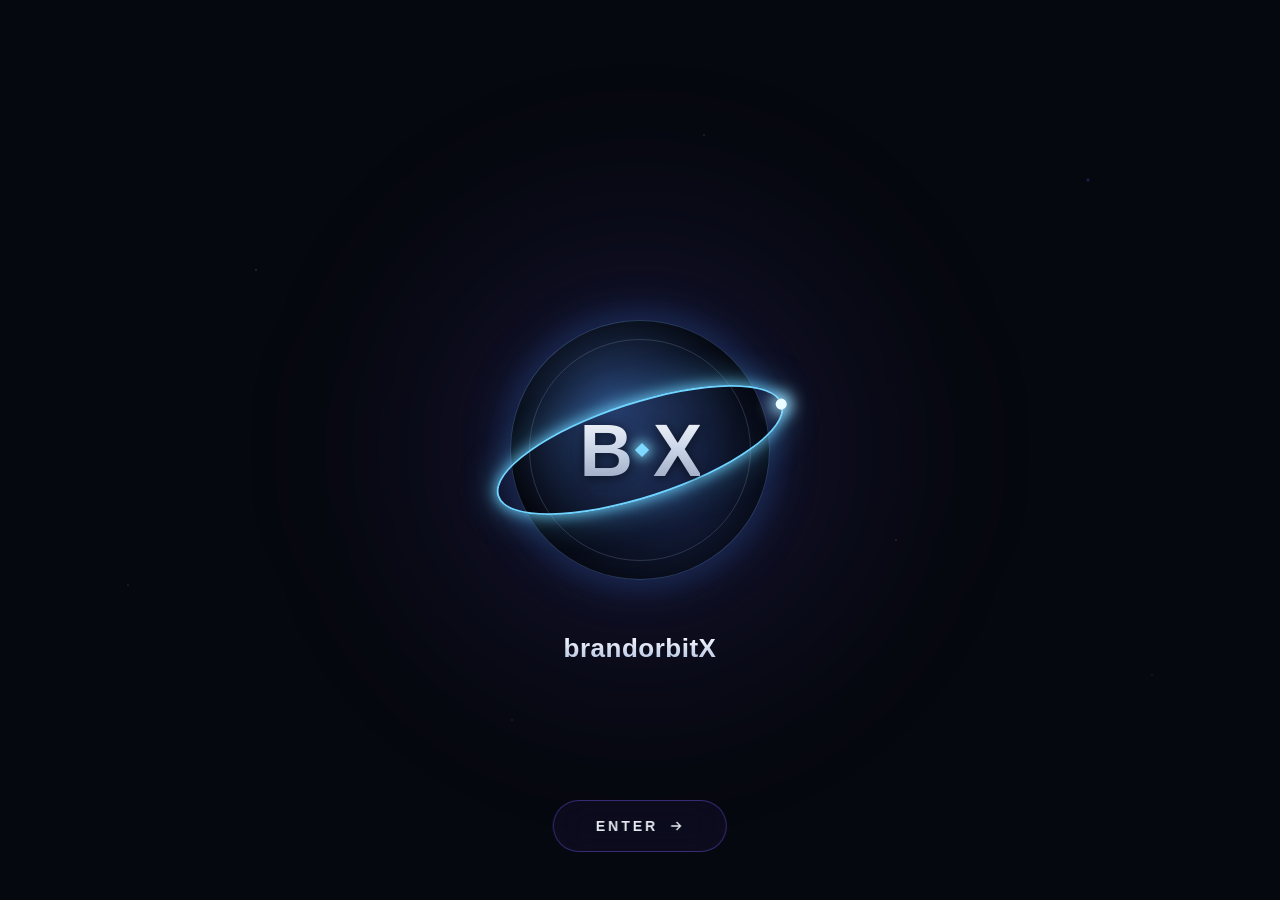
<file: index.html>
<!DOCTYPE html>
<html lang="en">
<head>
<meta charset="UTF-8">
<meta name="viewport" content="width=device-width, initial-scale=1.0">
<title>BrandOrbitX | Welcome</title>
<style>
  :root{
    --void:#06080f;
    --panel:#0d1426;
    --primary:#7c5cff;
    --accent:#ff6b4a;
    --text:#e8eaf2;
    --muted:#5a6178;
  }
  *{margin:0;padding:0;box-sizing:border-box;}
  html,body{
    width:100%;height:100%;
    background:var(--void);
    font-family:'Inter',-apple-system,sans-serif;
    overflow:hidden;
  }

  .stage{
    position:relative;
    width:100%;height:100%;
    display:flex;
    align-items:center;
    justify-content:center;
  }

  .stars{
    position:absolute; inset:0;
    background-image:
      radial-gradient(1px 1px at 20% 30%, rgba(232,234,242,.5), transparent),
      radial-gradient(1px 1px at 70% 60%, rgba(232,234,242,.4), transparent),
      radial-gradient(1px 1px at 40% 80%, rgba(232,234,242,.3), transparent),
      radial-gradient(2px 2px at 85% 20%, rgba(124,92,255,.5), transparent),
      radial-gradient(1px 1px at 90% 75%, rgba(255,107,74,.4), transparent),
      radial-gradient(1px 1px at 10% 65%, rgba(232,234,242,.3), transparent),
      radial-gradient(1px 1px at 55% 15%, rgba(232,234,242,.4), transparent);
    background-size:100% 100%;
    opacity:.8;
  }

  .glow{
    position:absolute;
    width:600px;height:600px;
    background:radial-gradient(circle, rgba(124,92,255,.18), transparent 70%);
    filter:blur(80px);
    animation:drift 18s ease-in-out infinite alternate;
  }
  @keyframes drift{
    from{ transform:translate(-25%,-20%); }
    to{ transform:translate(25%,20%); }
  }

  @keyframes spin{ to{ transform:rotate(360deg); } }
  @keyframes fadeIn{ to{ opacity:1; } }

  /* ===== Logo lockup (CSS/SVG, no image/video) ===== */
  .logo-stage{
    position:relative;
    width:340px; height:340px;
    display:flex; align-items:center; justify-content:center;
    opacity:0;
    transform:scale(.92);
    animation:rise 1s cubic-bezier(.16,1,.3,1) .2s forwards;
    z-index:2;
  }
  @keyframes rise{
    to{ opacity:1; transform:scale(1); }
  }

  .logo-halo{
    position:absolute;
    width:300px; height:300px;
    border-radius:50%;
    background:radial-gradient(circle, rgba(60,140,255,.35), rgba(60,140,255,.08) 55%, transparent 75%);
    filter:blur(6px);
    animation:pulse 4s ease-in-out infinite;
  }
  @keyframes pulse{
    0%,100%{ opacity:.7; transform:scale(1); }
    50%{ opacity:1; transform:scale(1.04); }
  }

  .logo-sphere{
    position:absolute;
    width:260px; height:260px;
    border-radius:50%;
    background:
      radial-gradient(circle at 38% 32%, rgba(90,150,255,.35), transparent 55%),
      radial-gradient(circle at 65% 70%, rgba(20,30,60,.9), #060912 70%);
    border:1px solid rgba(120,170,255,.25);
    box-shadow:
      0 0 50px rgba(60,130,255,.25),
      inset 0 0 50px rgba(0,0,0,.6);
  }
  .logo-sphere::before{
    content:'';
    position:absolute; inset:18px;
    border-radius:50%;
    border:1px solid rgba(180,210,255,.18);
  }

  .logo-orbit{
    position:absolute;
    width:300px; height:96px;
    border-radius:50%;
    border:2.5px solid #6fd4ff;
    transform:rotate(-18deg);
    box-shadow:
      0 0 14px 1px rgba(111,212,255,.85),
      0 0 34px 4px rgba(94,203,255,.35);
    animation:spin 16s linear infinite;
  }
  .logo-orbit::after{
    content:'';
    position:absolute;
    top:50%; right:-6px;
    width:11px; height:11px;
    border-radius:50%;
    background:#eafcff;
    box-shadow:0 0 16px 5px rgba(160,225,255,1);
    transform:translateY(-50%);
  }

  .logo-letters{
    position:relative;
    z-index:3;
    display:flex;
    align-items:center;
    gap:6px;
    font-family:'Inter',sans-serif;
    font-weight:800;
    font-size:74px;
    letter-spacing:-2px;
    background:linear-gradient(180deg, #ffffff 0%, #cdd8ea 45%, #8e9bb8 100%);
    -webkit-background-clip:text; -webkit-text-fill-color:transparent; background-clip:text;
    filter:drop-shadow(0 2px 6px rgba(0,0,0,.6));
  }
  .logo-letters .spark{
    width:10px; height:10px;
    background:#7fd8ff;
    transform:rotate(45deg);
    box-shadow:0 0 12px 3px rgba(127,216,255,.9);
    -webkit-text-fill-color:initial;
  }

  .logo-word{
    position:absolute;
    bottom:-44px;
    left:50%;
    transform:translateX(-50%);
    font-family:'Inter',sans-serif;
    font-weight:700;
    font-size:26px;
    letter-spacing:.5px;
    background:linear-gradient(180deg, #ffffff, #aebfe0);
    -webkit-background-clip:text; -webkit-text-fill-color:transparent; background-clip:text;
    white-space:nowrap;
    opacity:0;
    animation:fadeIn .8s ease .5s forwards;
  }

  .btn-container{
    position:absolute;
    bottom:48px; left:50%;
    transform:translateX(-50%);
    z-index:3;
    opacity:0;
    animation:fadeIn .8s ease .6s forwards;
  }

  .glass-btn{
    position:relative;
    padding:17px 42px;
    background:rgba(124,92,255,.06);
    backdrop-filter:blur(20px);
    -webkit-backdrop-filter:blur(20px);
    border:1px solid rgba(124,92,255,.4);
    color:var(--text);
    font-size:14px;
    font-weight:600;
    text-transform:uppercase;
    letter-spacing:3px;
    border-radius:50px;
    text-decoration:none;
    transition:.4s cubic-bezier(.16,1,.3,1);
    display:inline-flex;
    align-items:center;
    gap:10px;
  }
  .glass-btn:hover{
    background:rgba(124,92,255,.14);
    border-color:var(--primary);
    box-shadow:0 0 30px rgba(124,92,255,.35);
    transform:translateY(-2px);
    letter-spacing:4px;
  }
  .glass-btn svg{ transition:.4s; }
  .glass-btn:hover svg{ transform:translateX(4px); }

  @media (prefers-reduced-motion: reduce){
    .logo-orbit, .logo-halo, .glow{ animation:none; }
    .logo-stage, .logo-word, .btn-container{ animation:none; opacity:1; }
  }

  @media (max-width:420px){
    .logo-stage{ width:280px; height:280px; }
    .logo-halo, .logo-sphere{ width:220px; height:220px; }
    .logo-orbit{ width:250px; height:80px; }
    .logo-letters{ font-size:58px; }
    .logo-word{ font-size:21px; bottom:-38px; }
  }
</style>
</head>
<body>
  <div class="stage">
    <div class="stars"></div>
    <div class="glow"></div>

    <div class="logo-stage">
      <div class="logo-halo"></div>
      <div class="logo-sphere"></div>
      <div class="logo-orbit"></div>
      <div class="logo-letters">B<span class="spark"></span>X</div>
      <div class="logo-word">brandorbitX</div>
    </div>

    <div class="btn-container">
      <a href="home.html" class="glass-btn">
        Enter
        <svg width="16" height="16" viewBox="0 0 24 24" fill="none" stroke="currentColor" stroke-width="2"><path d="M5 12h14M13 6l6 6-6 6"/></svg>
      </a>
    </div>
  </div>
</body>
</html>
</file>
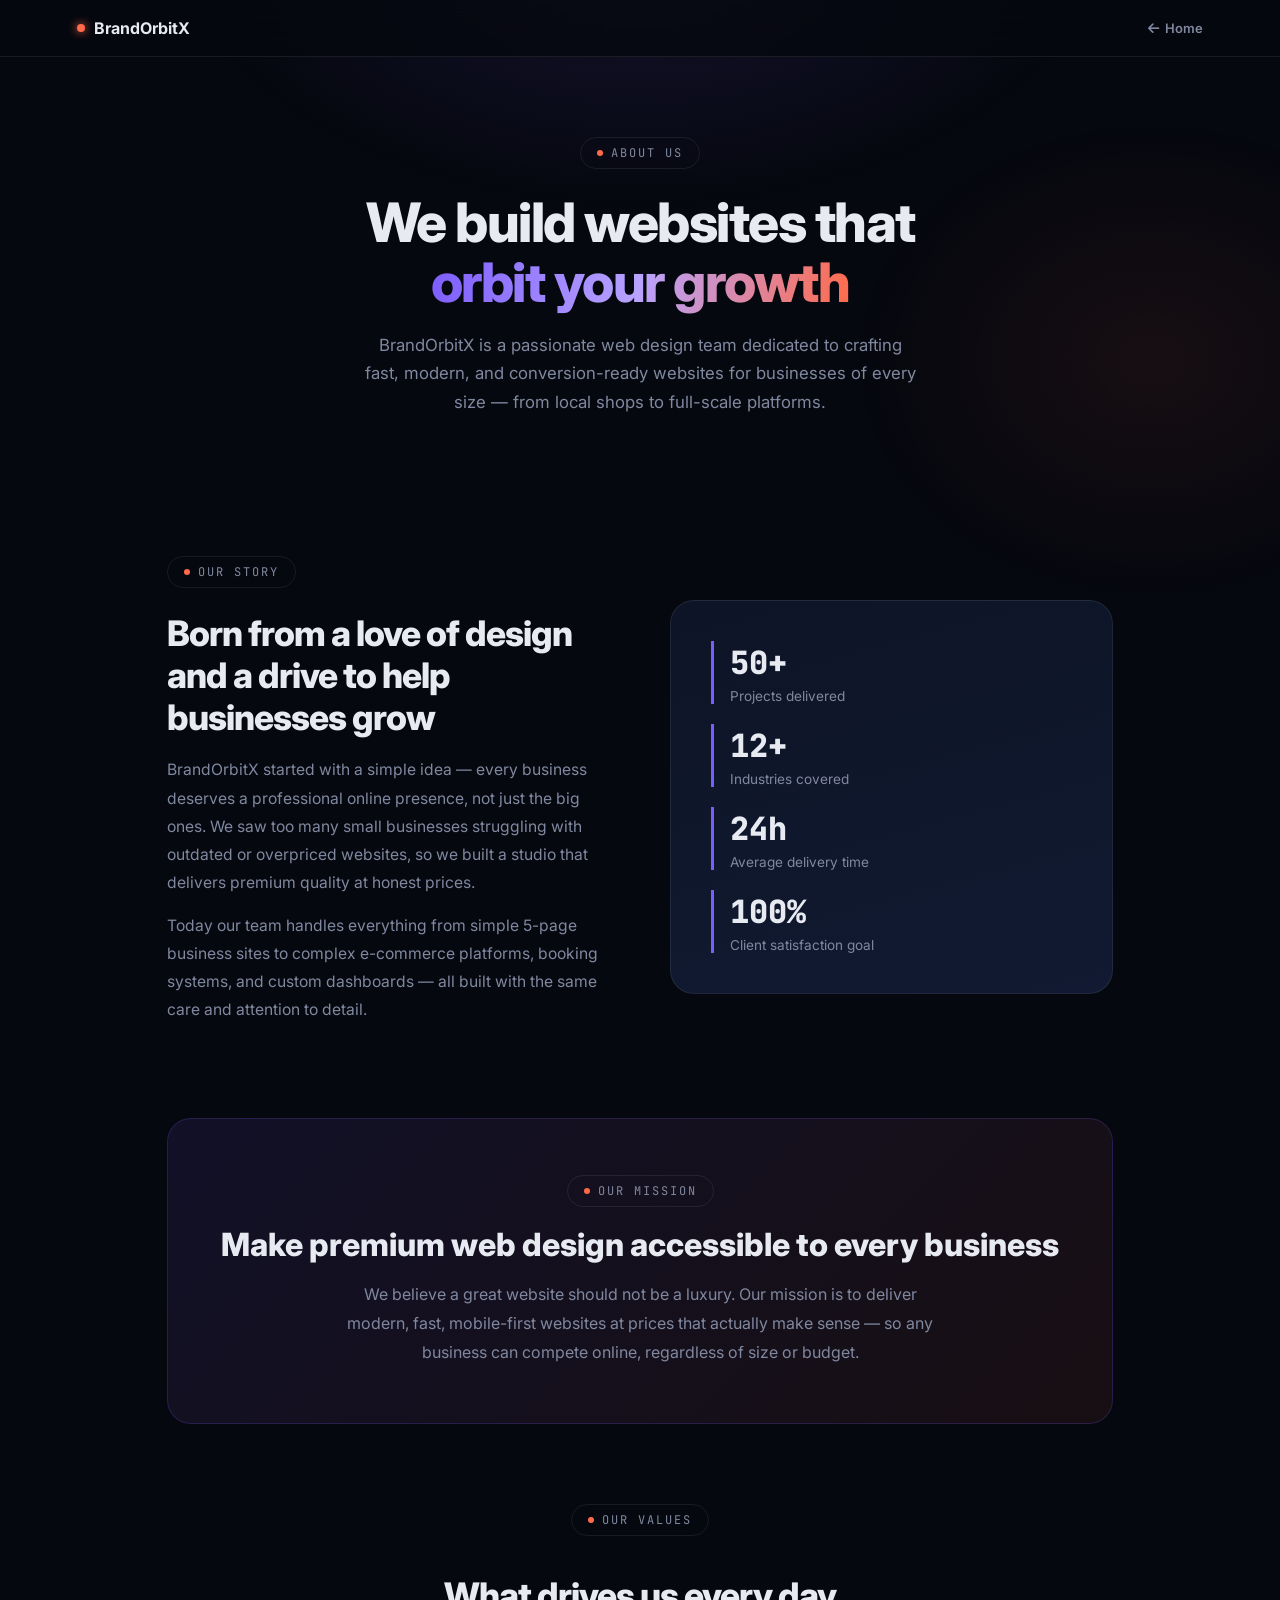
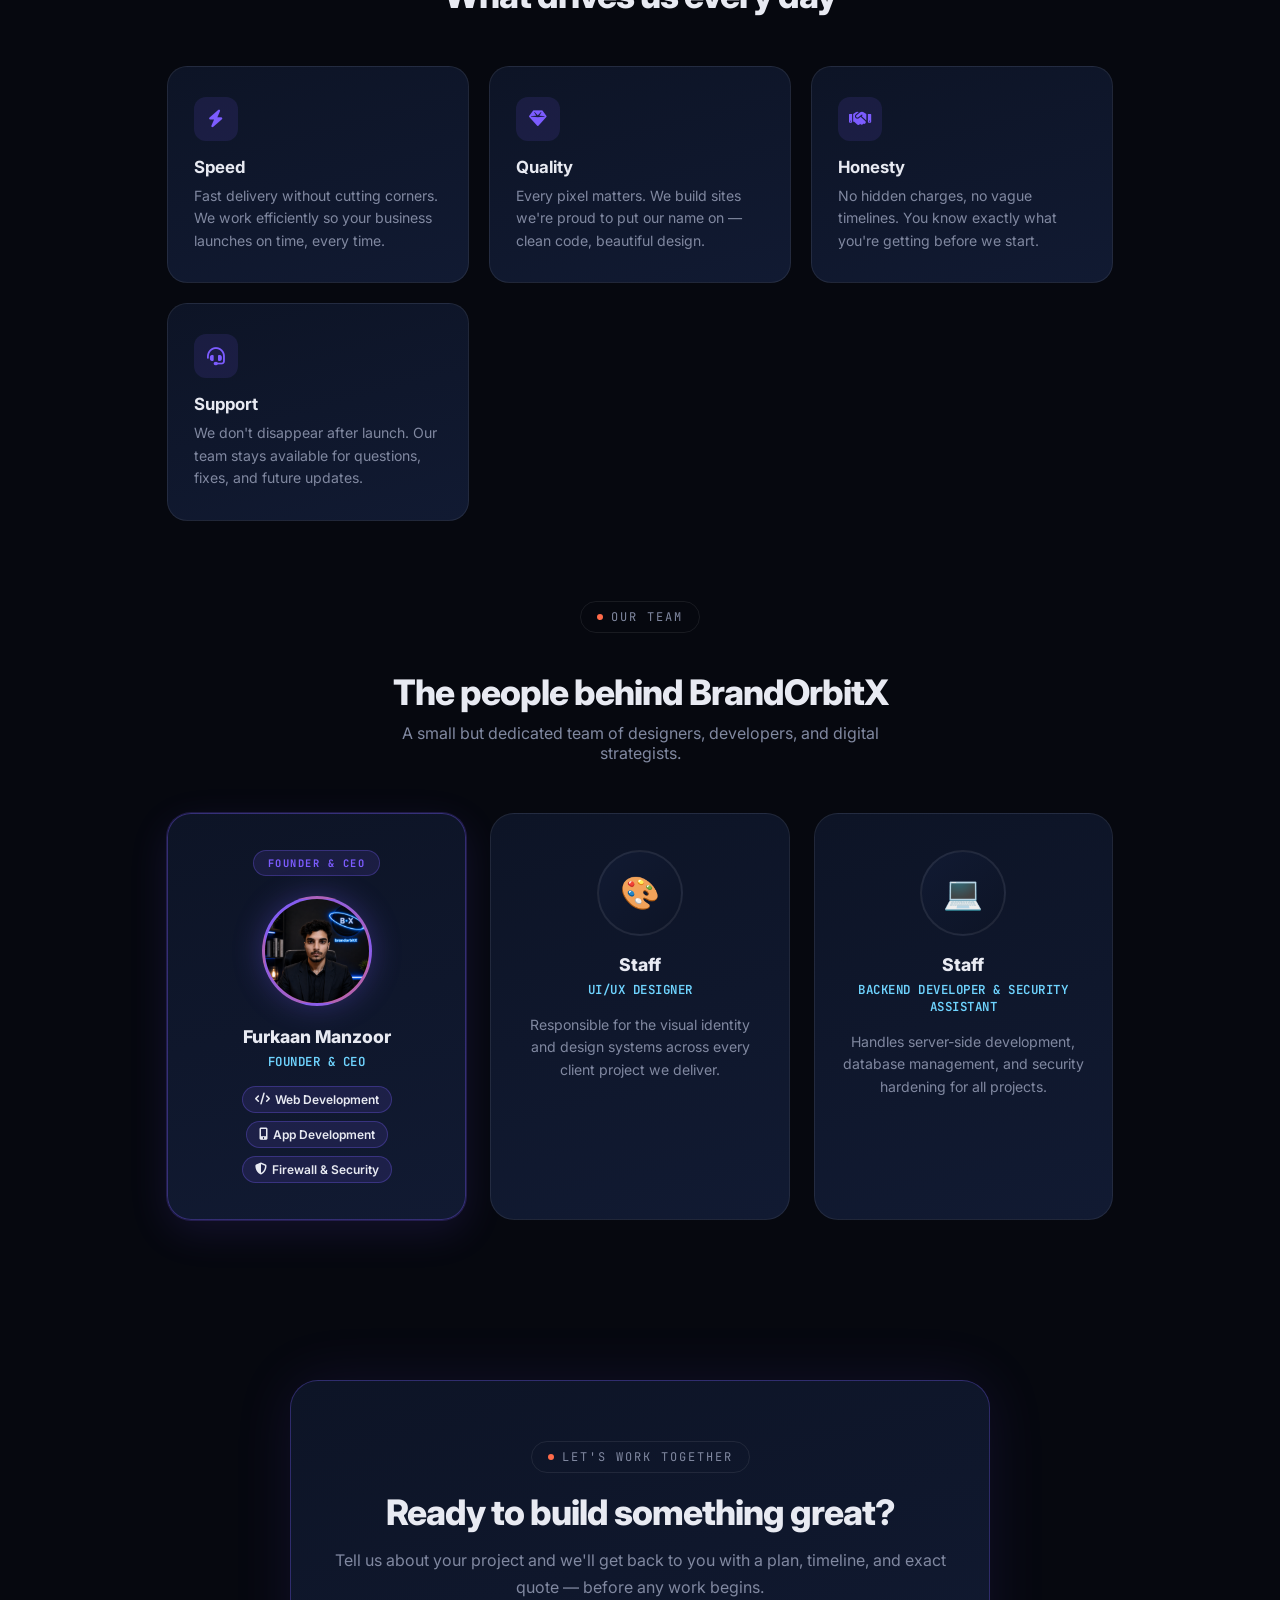
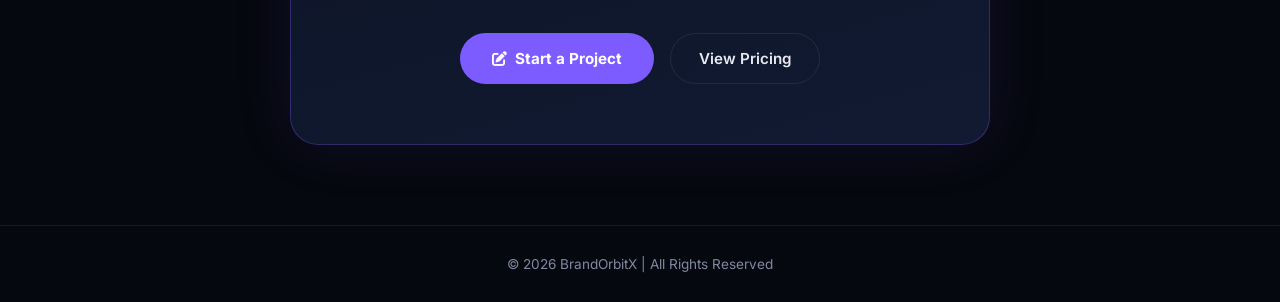
<file: about.html>
<!DOCTYPE html>
<html lang="en">
<head>
<meta charset="UTF-8">
<meta name="viewport" content="width=device-width, initial-scale=1.0">
<title>About Us | BrandOrbitX</title>
<link href="https://fonts.googleapis.com/css2?family=Inter:wght@400;500;600;700;800&family=JetBrains+Mono:wght@400;600&display=swap" rel="stylesheet">
<link rel="stylesheet" href="https://cdnjs.cloudflare.com/ajax/libs/font-awesome/6.4.0/css/all.min.css">
<style>
  :root{
    --void:#06080f;
    --panel:#0d1426;
    --panel-2:#111a32;
    --primary:#7c5cff;
    --primary-soft:rgba(124,92,255,.12);
    --accent:#ff6b4a;
    --cyan:#6fd4ff;
    --text:#e8eaf2;
    --muted:#8088a0;
    --line:rgba(255,255,255,.08);
  }
  *{margin:0;padding:0;box-sizing:border-box;}
  html{scroll-behavior:smooth;}
  body{
    background:var(--void); color:var(--text);
    font-family:'Inter',-apple-system,sans-serif;
    -webkit-font-smoothing:antialiased;
    overflow-x:hidden;
  }
  .mono{ font-family:'JetBrains Mono',monospace; }
  a:focus-visible{ outline:2px solid var(--primary); outline-offset:3px; }

  .ambient{
    position:fixed; inset:0; z-index:0; pointer-events:none;
    background:
      radial-gradient(ellipse 800px 500px at 50% -10%, rgba(124,92,255,.15), transparent 60%),
      radial-gradient(ellipse 500px 400px at 90% 40%, rgba(255,107,74,.07), transparent 60%);
  }

  nav{
    position:sticky; top:0; z-index:50;
    display:flex; align-items:center; justify-content:space-between;
    padding:18px 6%;
    background:rgba(6,8,15,.78);
    backdrop-filter:blur(16px);
    border-bottom:1px solid var(--line);
  }
  .logo{ display:flex; align-items:center; gap:9px; font-weight:700; text-decoration:none; color:var(--text); }
  .logo .dot{ width:8px;height:8px;border-radius:50%;background:var(--accent); box-shadow:0 0 10px var(--accent); }
  nav a.back{ color:var(--muted); text-decoration:none; font-size:13px; font-weight:600; display:flex; align-items:center; gap:6px; transition:.3s; }
  nav a.back:hover{ color:var(--text); }

  header{
    position:relative;
    text-align:center;
    padding:80px 6% 60px;
    overflow:hidden;
    z-index:1;
  }
  .eyebrow{
    display:inline-flex; align-items:center; gap:8px;
    font-family:'JetBrains Mono',monospace;
    font-size:12px; letter-spacing:2px; text-transform:uppercase;
    color:var(--muted);
    border:1px solid var(--line);
    padding:7px 16px; border-radius:50px;
    margin-bottom:24px;
  }
  .eyebrow .dot{ width:6px;height:6px;border-radius:50%;background:var(--accent); }
  header h1{
    font-size:clamp(2rem,5.5vw,3.4rem);
    font-weight:800; letter-spacing:-1.5px; line-height:1.1;
    max-width:700px; margin-inline:auto;
  }
  header h1 span{
    background:linear-gradient(100deg, var(--primary), #b8a3ff 50%, var(--accent));
    -webkit-background-clip:text; -webkit-text-fill-color:transparent; background-clip:text;
  }
  header p.lead{
    color:var(--muted); margin-top:18px; max-width:560px; margin-inline:auto;
    font-size:1.05rem; line-height:1.7;
  }

  .section{ max-width:1100px; margin:0 auto; padding:80px 6%; position:relative; z-index:1; }

  .story-grid{ display:grid; grid-template-columns:1fr 1fr; gap:60px; align-items:center; }
  .story-text h2{ font-size:clamp(1.6rem,3.5vw,2.2rem); font-weight:800; letter-spacing:-1px; margin-bottom:18px; }
  .story-text p{ color:var(--muted); line-height:1.8; margin-bottom:14px; font-size:.98rem; }
  .story-visual{
    background:linear-gradient(165deg, var(--panel), var(--panel-2));
    border:1px solid var(--line);
    border-radius:24px;
    padding:40px;
    display:flex; flex-direction:column; gap:20px;
  }
  .story-stat{ display:flex; flex-direction:column; gap:4px; border-left:3px solid var(--primary); padding-left:16px; }
  .story-stat .n{ font-family:'JetBrains Mono',monospace; font-size:2rem; font-weight:800; }
  .story-stat .l{ color:var(--muted); font-size:.85rem; }

  .mission-wrap{
    background:linear-gradient(135deg, rgba(124,92,255,.1), rgba(255,107,74,.07));
    border:1px solid rgba(124,92,255,.2);
    border-radius:24px;
    padding:56px 50px;
    text-align:center;
  }
  .mission-wrap h2{ font-size:clamp(1.5rem,3vw,2rem); font-weight:800; margin-bottom:16px; }
  .mission-wrap p{ color:var(--muted); max-width:600px; margin-inline:auto; line-height:1.8; font-size:1rem; }

  .values-grid{ display:grid; grid-template-columns:repeat(auto-fit,minmax(240px,1fr)); gap:20px; margin-top:50px; }
  .value-card{
    background:linear-gradient(165deg, var(--panel), var(--panel-2));
    border:1px solid var(--line);
    border-radius:20px;
    padding:30px 26px;
    transition:.35s cubic-bezier(.16,1,.3,1);
  }
  .value-card:hover{ border-color:rgba(124,92,255,.4); transform:translateY(-5px); box-shadow:0 16px 40px rgba(0,0,0,.35); }
  .value-card .icon{
    width:44px; height:44px; border-radius:12px;
    background:var(--primary-soft);
    display:flex; align-items:center; justify-content:center;
    color:var(--primary); font-size:1.1rem;
    margin-bottom:16px;
  }
  .value-card h3{ font-size:1.05rem; font-weight:700; margin-bottom:8px; }
  .value-card p{ color:var(--muted); font-size:.88rem; line-height:1.6; }

  .team-grid{
    display:grid;
    grid-template-columns:repeat(auto-fit, minmax(260px,1fr));
    gap:24px;
    margin-top:50px;
  }
  .team-card{
    background:linear-gradient(165deg, var(--panel), var(--panel-2));
    border:1px solid var(--line);
    border-radius:24px;
    padding:36px 28px;
    text-align:center;
    transition:.35s cubic-bezier(.16,1,.3,1);
  }
  .team-card:hover{ border-color:rgba(124,92,255,.4); transform:translateY(-5px); box-shadow:0 16px 40px rgba(0,0,0,.35); }
  .team-card.ceo{
    border-color:rgba(124,92,255,.35);
    box-shadow:0 0 0 1px rgba(124,92,255,.2), 0 12px 40px rgba(124,92,255,.12);
  }

  .ceo-badge{
    display:inline-block;
    font-family:'JetBrains Mono',monospace;
    font-size:.65rem; font-weight:700; letter-spacing:1.5px;
    color:var(--primary);
    background:var(--primary-soft);
    border:1px solid rgba(124,92,255,.3);
    padding:5px 14px; border-radius:50px;
    margin-bottom:20px;
  }

  .ceo-photo{
    width:110px; height:110px;
    border-radius:50%;
    margin:0 auto 20px;
    overflow:hidden;
    border:3px solid rgba(124,92,255,.5);
    box-shadow:0 0 30px rgba(124,92,255,.3);
    background:linear-gradient(135deg, var(--primary), var(--accent));
    display:flex; align-items:center; justify-content:center;
  }
  .ceo-photo img{ width:100%; height:100%; object-fit:cover; display:block; }
  .ceo-photo .fallback{ font-size:2.2rem; font-weight:800; color:#fff; }

  .team-avatar{
    width:86px; height:86px;
    border-radius:50%;
    background:linear-gradient(135deg, var(--panel-2), var(--panel));
    border:2px solid var(--line);
    display:flex; align-items:center; justify-content:center;
    margin:0 auto 18px;
    font-size:2rem;
  }

  .team-card h3{ font-size:1.1rem; font-weight:800; margin-bottom:6px; }
  .team-card .role{
    color:var(--cyan); font-size:.78rem; font-weight:600;
    font-family:'JetBrains Mono',monospace;
    margin-bottom:16px;
    text-transform:uppercase; letter-spacing:.5px;
  }
  .skills{ display:flex; flex-wrap:wrap; gap:8px; justify-content:center; margin-top:4px; }
  .skill{
    padding:5px 12px;
    background:var(--primary-soft);
    border:1px solid rgba(124,92,255,.3);
    border-radius:50px;
    font-size:.75rem; font-weight:600;
    color:var(--text);
    display:flex; align-items:center; gap:5px;
  }
  .team-card p{ color:var(--muted); font-size:.88rem; line-height:1.6; margin-top:12px; }

  .cta-wrap{ text-align:center; padding:80px 6%; position:relative; z-index:1; }
  .cta-card{
    max-width:700px; margin:0 auto;
    background:linear-gradient(165deg, var(--panel), var(--panel-2));
    border:1px solid rgba(124,92,255,.3);
    border-radius:28px;
    padding:60px 40px;
    box-shadow:0 0 60px rgba(124,92,255,.1);
  }
  .cta-card h2{ font-size:clamp(1.6rem,3.5vw,2.2rem); font-weight:800; letter-spacing:-1px; margin-bottom:14px; }
  .cta-card p{ color:var(--muted); margin-bottom:32px; line-height:1.7; }
  .cta-btns{ display:flex; gap:16px; justify-content:center; flex-wrap:wrap; }
  .btn-primary{
    padding:15px 32px; background:var(--primary); color:#fff;
    border:none; border-radius:50px; font-weight:700; font-size:.95rem;
    text-decoration:none; display:inline-flex; align-items:center; gap:8px;
    transition:.35s cubic-bezier(.16,1,.3,1);
  }
  .btn-primary:hover{ transform:translateY(-3px); box-shadow:0 12px 30px rgba(124,92,255,.4); }
  .btn-ghost{
    padding:15px 28px; background:transparent;
    border:1px solid var(--line); color:var(--text);
    border-radius:50px; font-weight:600; font-size:.95rem;
    text-decoration:none; transition:.3s;
  }
  .btn-ghost:hover{ border-color:var(--primary); background:var(--primary-soft); }

  footer{ text-align:center; padding:30px 20px; color:var(--muted); font-size:.85rem; border-top:1px solid var(--line); }

  @media (max-width:760px){
    .story-grid{ grid-template-columns:1fr; }
    .mission-wrap{ padding:40px 24px; }
    .cta-card{ padding:40px 24px; }
  }
</style>
</head>
<body>

<div class="ambient"></div>

<nav>
  <a href="home.html" class="logo"><span class="dot"></span>BrandOrbitX</a>
  <a href="home.html" class="back"><i class="fas fa-arrow-left"></i> Home</a>
</nav>

<header>
  <span class="eyebrow"><span class="dot"></span>About us</span>
  <h1>We build websites that<br><span>orbit your growth</span></h1>
  <p class="lead">BrandOrbitX is a passionate web design team dedicated to crafting fast, modern, and conversion-ready websites for businesses of every size — from local shops to full-scale platforms.</p>
</header>

<!-- Story -->
<div class="section">
  <div class="story-grid">
    <div class="story-text">
      <span class="eyebrow"><span class="dot"></span>Our story</span>
      <h2>Born from a love of design and a drive to help businesses grow</h2>
      <p>BrandOrbitX started with a simple idea — every business deserves a professional online presence, not just the big ones. We saw too many small businesses struggling with outdated or overpriced websites, so we built a studio that delivers premium quality at honest prices.</p>
      <p>Today our team handles everything from simple 5-page business sites to complex e-commerce platforms, booking systems, and custom dashboards — all built with the same care and attention to detail.</p>
    </div>
    <div class="story-visual">
      <div class="story-stat"><div class="n mono">50+</div><div class="l">Projects delivered</div></div>
      <div class="story-stat"><div class="n mono">12+</div><div class="l">Industries covered</div></div>
      <div class="story-stat"><div class="n mono">24h</div><div class="l">Average delivery time</div></div>
      <div class="story-stat"><div class="n mono">100%</div><div class="l">Client satisfaction goal</div></div>
    </div>
  </div>
</div>

<!-- Mission -->
<div class="section" style="padding-top:0;">
  <div class="mission-wrap">
    <span class="eyebrow" style="margin-bottom:18px;"><span class="dot"></span>Our mission</span>
    <h2>Make premium web design accessible to every business</h2>
    <p>We believe a great website should not be a luxury. Our mission is to deliver modern, fast, mobile-first websites at prices that actually make sense — so any business can compete online, regardless of size or budget.</p>
  </div>
</div>

<!-- Values -->
<div class="section" style="padding-top:0;">
  <div style="text-align:center;">
    <span class="eyebrow"><span class="dot"></span>Our values</span>
    <h2 style="font-size:clamp(1.6rem,3.5vw,2.2rem); font-weight:800; letter-spacing:-1px; margin-top:14px;">What drives us every day</h2>
  </div>
  <div class="values-grid">
    <div class="value-card">
      <div class="icon"><i class="fas fa-bolt"></i></div>
      <h3>Speed</h3>
      <p>Fast delivery without cutting corners. We work efficiently so your business launches on time, every time.</p>
    </div>
    <div class="value-card">
      <div class="icon"><i class="fas fa-gem"></i></div>
      <h3>Quality</h3>
      <p>Every pixel matters. We build sites we're proud to put our name on — clean code, beautiful design.</p>
    </div>
    <div class="value-card">
      <div class="icon"><i class="fas fa-handshake"></i></div>
      <h3>Honesty</h3>
      <p>No hidden charges, no vague timelines. You know exactly what you're getting before we start.</p>
    </div>
    <div class="value-card">
      <div class="icon"><i class="fas fa-headset"></i></div>
      <h3>Support</h3>
      <p>We don't disappear after launch. Our team stays available for questions, fixes, and future updates.</p>
    </div>
  </div>
</div>

<!-- Team -->
<div class="section" style="padding-top:0;">
  <div style="text-align:center;">
    <span class="eyebrow"><span class="dot"></span>Our team</span>
    <h2 style="font-size:clamp(1.6rem,3.5vw,2.2rem); font-weight:800; letter-spacing:-1px; margin-top:14px;">The people behind BrandOrbitX</h2>
    <p style="color:var(--muted); margin-top:10px; max-width:500px; margin-inline:auto;">A small but dedicated team of designers, developers, and digital strategists.</p>
  </div>
  <div class="team-grid">

    <!-- CEO -->
    <div class="team-card ceo">
      <span class="ceo-badge">FOUNDER & CEO</span>
      <div class="ceo-photo">
        <img src="images/furkaa_n.png" alt="Furkaan Manzoor"
          onerror="this.style.display='none'; this.nextElementSibling.style.display='flex';">
        <span class="fallback" style="display:none;">F</span>
      </div>
      <h3>Furkaan Manzoor</h3>
      <div class="role">Founder & CEO</div>
      <div class="skills">
        <span class="skill"><i class="fas fa-code"></i> Web Development</span>
        <span class="skill"><i class="fas fa-mobile-screen-button"></i> App Development</span>
        <span class="skill"><i class="fas fa-shield-halved"></i> Firewall & Security</span>
      </div>
    </div>

    <!-- Staff 1 -->
    <div class="team-card">
      <div class="team-avatar">🎨</div>
      <h3>Staff</h3>
      <div class="role">UI/UX Designer</div>
      <p>Responsible for the visual identity and design systems across every client project we deliver.</p>
    </div>

    <!-- Staff 2 -->
    <div class="team-card">
      <div class="team-avatar">💻</div>
      <h3>Staff</h3>
      <div class="role">Backend Developer & Security Assistant</div>
      <p>Handles server-side development, database management, and security hardening for all projects.</p>
    </div>

  </div>
</div>

<!-- CTA -->
<div class="cta-wrap">
  <div class="cta-card">
    <span class="eyebrow" style="margin-bottom:18px;"><span class="dot"></span>Let's work together</span>
    <h2>Ready to build something great?</h2>
    <p>Tell us about your project and we'll get back to you with a plan, timeline, and exact quote — before any work begins.</p>
    <div class="cta-btns">
      <a href="project.html" class="btn-primary"><i class="fas fa-edit"></i> Start a Project</a>
      <a href="pricing.html" class="btn-ghost">View Pricing</a>
    </div>
  </div>
</div>

<footer><p>© 2026 BrandOrbitX | All Rights Reserved</p></footer>

</body>
</html>
</file>
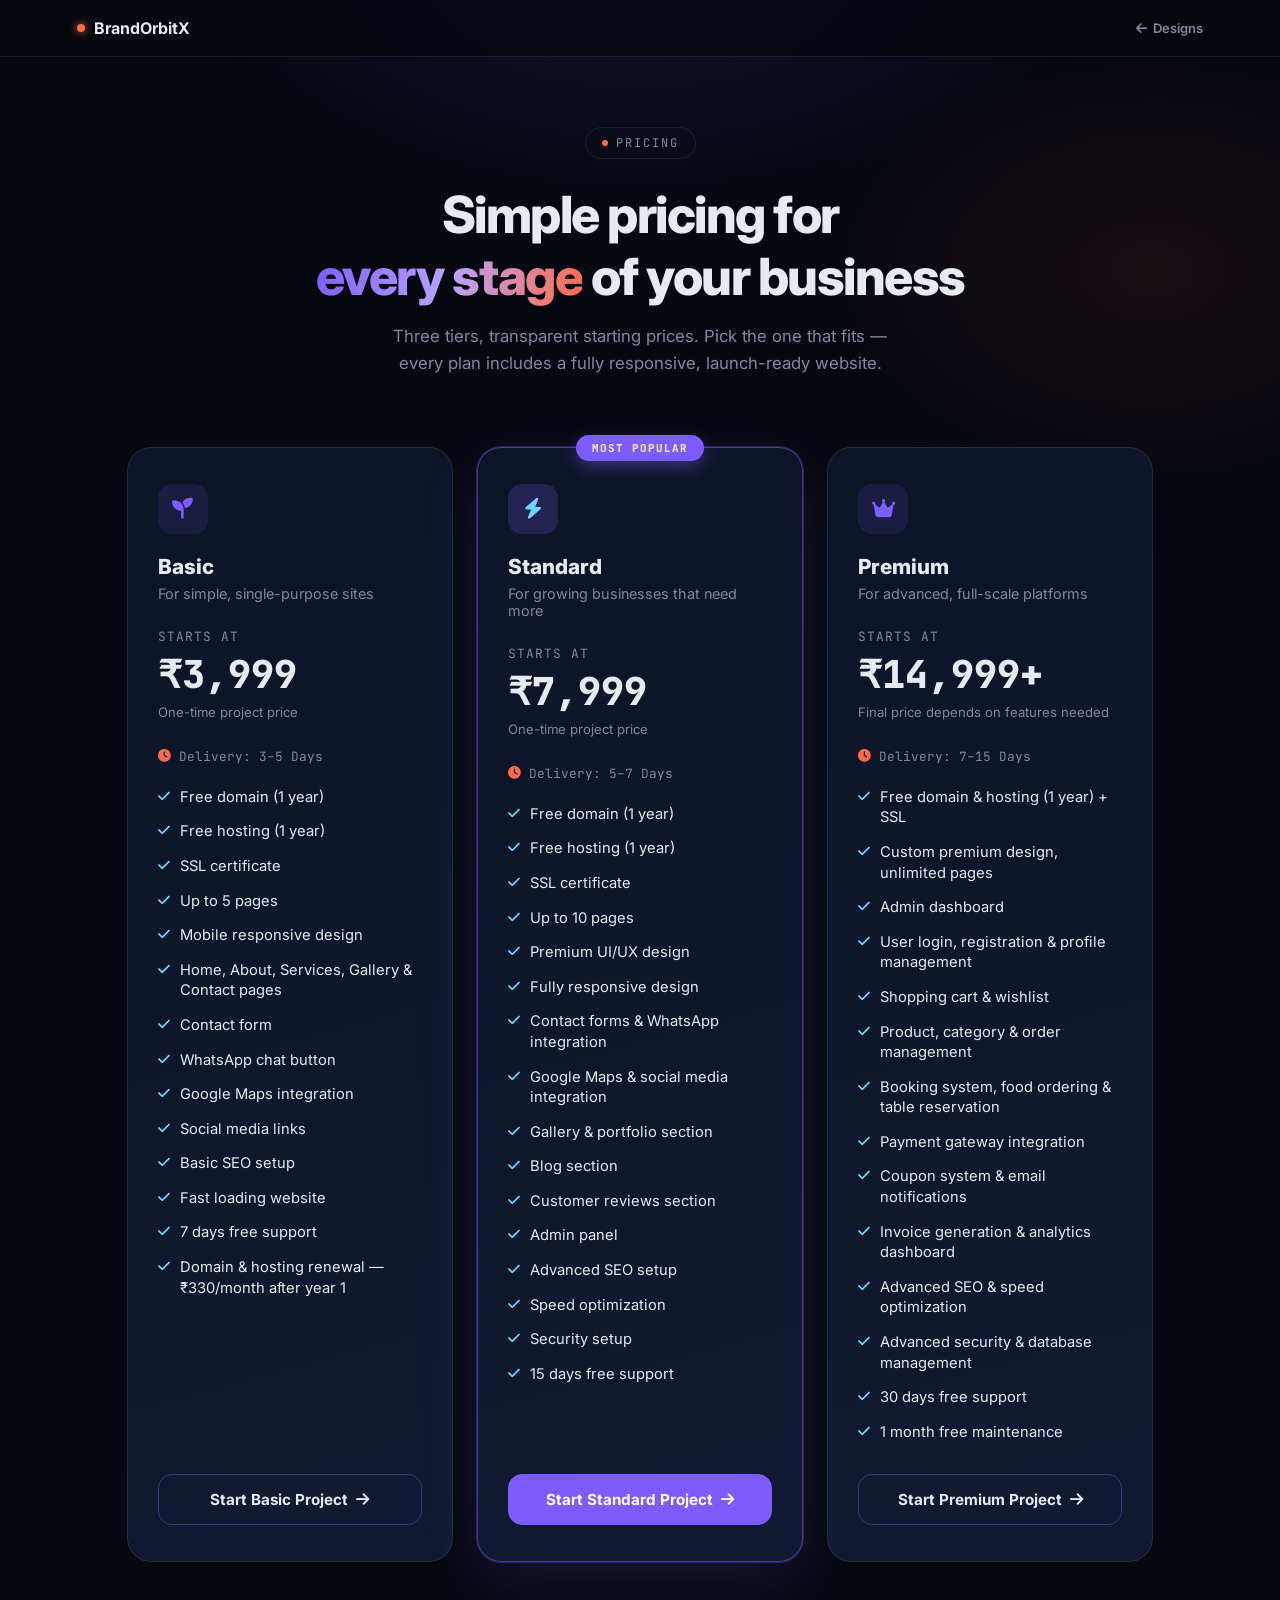
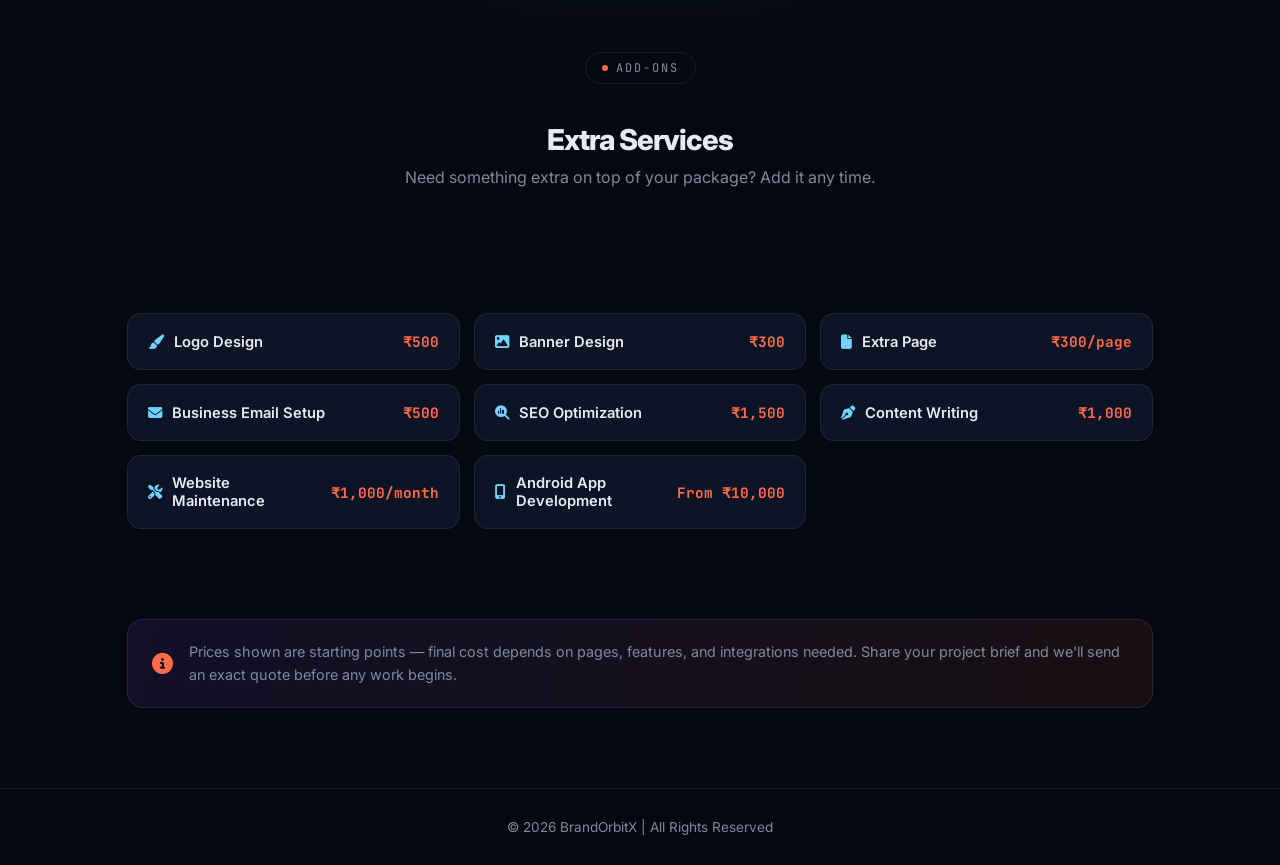
<file: pricing.html>
<!DOCTYPE html>
<html lang="en">
<head>
<meta charset="UTF-8">
<meta name="viewport" content="width=device-width, initial-scale=1.0">
<title>Pricing | BrandOrbitX</title>
<link href="https://fonts.googleapis.com/css2?family=Inter:wght@400;500;600;700;800&family=JetBrains+Mono:wght@400;600&display=swap" rel="stylesheet">
<link rel="stylesheet" href="https://cdnjs.cloudflare.com/ajax/libs/font-awesome/6.4.0/css/all.min.css">
<style>
  :root{
    --void:#06080f;
    --panel:#0d1426;
    --panel-2:#111a32;
    --primary:#7c5cff;
    --primary-soft:rgba(124,92,255,.12);
    --accent:#ff6b4a;
    --cyan:#6fd4ff;
    --text:#e8eaf2;
    --muted:#8088a0;
    --line:rgba(255,255,255,.08);
  }
  *{margin:0;padding:0;box-sizing:border-box;}
  html{scroll-behavior:smooth;}
  body{
    background:var(--void); color:var(--text);
    font-family:'Inter',-apple-system,sans-serif;
    -webkit-font-smoothing:antialiased;
    overflow-x:hidden;
  }
  .mono{ font-family:'JetBrains Mono',monospace; }
  a:focus-visible, button:focus-visible{ outline:2px solid var(--primary); outline-offset:3px; }

  .ambient{
    position:fixed; inset:0; z-index:0; pointer-events:none;
    background:
      radial-gradient(ellipse 800px 500px at 50% -10%, rgba(124,92,255,.16), transparent 60%),
      radial-gradient(ellipse 600px 400px at 90% 30%, rgba(255,107,74,.07), transparent 60%);
  }

  nav{
    position:sticky; top:0; z-index:50;
    display:flex; align-items:center; justify-content:space-between;
    padding:18px 6%;
    background:rgba(6,8,15,.78);
    backdrop-filter:blur(16px);
    border-bottom:1px solid var(--line);
  }
  .logo{ display:flex; align-items:center; gap:9px; font-weight:700; text-decoration:none; color:var(--text); }
  .logo .dot{ width:8px;height:8px;border-radius:50%;background:var(--accent); box-shadow:0 0 10px var(--accent); }
  nav a.back{ color:var(--muted); text-decoration:none; font-size:13px; font-weight:600; display:flex; align-items:center; gap:6px; transition:.3s; }
  nav a.back:hover{ color:var(--text); }

  header{
    position:relative;
    text-align:center;
    padding:70px 6% 50px;
    overflow:hidden;
  }
  .eyebrow{
    display:inline-flex; align-items:center; gap:8px;
    font-family:'JetBrains Mono',monospace;
    font-size:12px; letter-spacing:2px; text-transform:uppercase;
    color:var(--muted);
    border:1px solid var(--line);
    padding:7px 16px; border-radius:50px;
    margin-bottom:24px;
  }
  .eyebrow .dot{ width:6px;height:6px;border-radius:50%;background:var(--accent); }
  header h1{
    font-size:clamp(2rem, 5.5vw, 3.2rem);
    font-weight:800; letter-spacing:-1.5px;
  }
  header h1 span{
    background:linear-gradient(100deg, var(--primary), #b8a3ff 50%, var(--accent));
    -webkit-background-clip:text; -webkit-text-fill-color:transparent; background-clip:text;
  }
  header p{
    color:var(--muted); margin-top:16px; max-width:520px; margin-inline:auto;
    font-size:1.05rem; line-height:1.6;
  }

  /* pricing grid */
  .pricing-wrap{ max-width:1180px; margin:0 auto; padding:20px 6% 90px; position:relative; z-index:1; }
  .pricing-grid{
    display:grid;
    grid-template-columns:repeat(auto-fit, minmax(300px, 1fr));
    gap:24px;
    align-items:stretch;
  }

  .plan{
    position:relative;
    background:linear-gradient(165deg, var(--panel), var(--panel-2));
    border:1px solid var(--line);
    border-radius:24px;
    padding:36px 30px;
    display:flex;
    flex-direction:column;
    transition:.4s cubic-bezier(.16,1,.3,1);
  }
  .plan:hover{ transform:translateY(-6px); border-color:rgba(124,92,255,.4); box-shadow:0 20px 50px rgba(0,0,0,.4); }

  .plan.featured{
    border-color:rgba(124,92,255,.5);
    box-shadow:0 0 0 1px rgba(124,92,255,.3), 0 20px 60px rgba(124,92,255,.15);
  }
  .plan.featured::before{
    content:'MOST POPULAR';
    position:absolute; top:-13px; left:50%; transform:translateX(-50%);
    background:var(--primary);
    color:#fff;
    font-size:.68rem; font-weight:700; letter-spacing:1px;
    padding:6px 16px; border-radius:50px;
    font-family:'JetBrains Mono',monospace;
    box-shadow:0 6px 16px rgba(124,92,255,.4);
  }

  .plan-icon{
    width:50px; height:50px; border-radius:14px;
    background:var(--primary-soft);
    display:flex; align-items:center; justify-content:center;
    color:var(--primary); font-size:1.3rem;
    margin-bottom:20px;
  }
  .plan.featured .plan-icon{ background:rgba(124,92,255,.2); color:var(--cyan); }

  .plan-name{ font-size:1.3rem; font-weight:800; margin-bottom:6px; }
  .plan-tagline{ color:var(--muted); font-size:.9rem; margin-bottom:26px; }

  .plan-price{ display:flex; align-items:baseline; gap:8px; margin-bottom:4px; }
  .plan-price .from{ font-size:.8rem; color:var(--muted); font-family:'JetBrains Mono',monospace; text-transform:uppercase; letter-spacing:1px; }
  .plan-price .amount{ font-size:2.4rem; font-weight:800; font-family:'JetBrains Mono',monospace; }
  .plan-price .amount span{ font-size:1.2rem; color:var(--muted); font-weight:600; }
  .plan-note{ color:var(--muted); font-size:.82rem; margin-bottom:28px; }

  .plan-features{ list-style:none; display:flex; flex-direction:column; gap:14px; margin-bottom:32px; flex-grow:1; }
  .plan-features li{ display:flex; align-items:flex-start; gap:10px; font-size:.92rem; line-height:1.4; color:var(--text); }
  .plan-features li i{ color:var(--cyan); font-size:.85rem; margin-top:3px; flex-shrink:0; }

  .delivery-badge{
    display:flex; align-items:center; gap:8px;
    font-size:.8rem; color:var(--muted);
    margin-bottom:22px;
    font-family:'JetBrains Mono',monospace;
  }
  .delivery-badge i{ color:var(--accent); }

  /* extra services section */
  .extras-section{ max-width:1180px; margin:0 auto; padding:0 6% 90px; position:relative; z-index:1; }
  .extras-grid{
    display:grid;
    grid-template-columns:repeat(auto-fit, minmax(260px, 1fr));
    gap:14px;
  }
  .extra-card{
    display:flex; align-items:center; justify-content:space-between; gap:12px;
    background:var(--panel);
    border:1px solid var(--line);
    border-radius:14px;
    padding:18px 20px;
    transition:.3s;
  }
  .extra-card:hover{ border-color:rgba(124,92,255,.35); background:var(--panel-2); }
  .extra-card .extra-name{ display:flex; align-items:center; gap:10px; font-size:.92rem; font-weight:600; }
  .extra-card .extra-name i{ color:var(--cyan); font-size:.9rem; }
  .extra-card .extra-price{ font-family:'JetBrains Mono',monospace; color:var(--accent); font-weight:700; font-size:.9rem; white-space:nowrap; }

  .plan-btn{
    display:flex; align-items:center; justify-content:center; gap:8px;
    padding:15px; border-radius:14px;
    text-decoration:none;
    font-weight:700; font-size:.95rem;
    background:transparent;
    border:1px solid rgba(124,92,255,.4);
    color:var(--text);
    transition:.3s;
  }
  .plan-btn:hover{ background:var(--primary-soft); border-color:var(--primary); }
  .plan.featured .plan-btn{ background:var(--primary); border-color:var(--primary); color:#fff; }
  .plan.featured .plan-btn:hover{ box-shadow:0 10px 26px rgba(124,92,255,.4); transform:translateY(-1px); }

  /* note strip */
  .note-strip{
    max-width:1180px; margin:0 auto 80px; padding:0 6%;
  }
  .note-card{
    display:flex; align-items:center; gap:16px;
    background:linear-gradient(100deg, rgba(124,92,255,.1), rgba(255,107,74,.08));
    border:1px solid rgba(124,92,255,.2);
    border-radius:16px;
    padding:20px 24px;
    color:var(--muted);
    font-size:.9rem;
    line-height:1.6;
  }
  .note-card i{ color:var(--accent); font-size:1.3rem; flex-shrink:0; }

  footer{ text-align:center; padding:30px 20px; color:var(--muted); font-size:.85rem; border-top:1px solid var(--line); }

  @media (max-width:760px){
    .pricing-grid{ grid-template-columns:1fr; }
  }
</style>
</head>
<body>

<div class="ambient"></div>

<nav>
  <a href="home.html" class="logo"><span class="dot"></span>BrandOrbitX</a>
  <a href="dashboard.html" class="back"><i class="fas fa-arrow-left"></i> Designs</a>
</nav>

<header>
  <span class="eyebrow"><span class="dot"></span>Pricing</span>
  <h1>Simple pricing for<br><span>every stage</span> of your business</h1>
  <p>Three tiers, transparent starting prices. Pick the one that fits — every plan includes a fully responsive, launch-ready website.</p>
</header>

<div class="pricing-wrap">
  <div class="pricing-grid">

    <div class="plan">
      <div class="plan-icon"><i class="fas fa-seedling"></i></div>
      <div class="plan-name">Basic</div>
      <div class="plan-tagline">For simple, single-purpose sites</div>
      <div class="plan-price">
        <span class="from mono">Starts at</span>
      </div>
      <div class="plan-price">
        <span class="amount mono">₹3,999</span>
      </div>
      <div class="plan-note">One-time project price</div>
      <div class="delivery-badge"><i class="fas fa-clock"></i> Delivery: 3–5 Days</div>
      <ul class="plan-features">
        <li><i class="fas fa-check"></i> Free domain (1 year)</li>
        <li><i class="fas fa-check"></i> Free hosting (1 year)</li>
        <li><i class="fas fa-check"></i> SSL certificate</li>
        <li><i class="fas fa-check"></i> Up to 5 pages</li>
        <li><i class="fas fa-check"></i> Mobile responsive design</li>
        <li><i class="fas fa-check"></i> Home, About, Services, Gallery & Contact pages</li>
        <li><i class="fas fa-check"></i> Contact form</li>
        <li><i class="fas fa-check"></i> WhatsApp chat button</li>
        <li><i class="fas fa-check"></i> Google Maps integration</li>
        <li><i class="fas fa-check"></i> Social media links</li>
        <li><i class="fas fa-check"></i> Basic SEO setup</li>
        <li><i class="fas fa-check"></i> Fast loading website</li>
        <li><i class="fas fa-check"></i> 7 days free support</li>
        <li><i class="fas fa-check"></i> Domain & hosting renewal — ₹330/month after year 1</li>
      </ul>
      <a href="project.html" class="plan-btn">Start Basic Project <i class="fas fa-arrow-right"></i></a>
    </div>

    <div class="plan featured">
      <div class="plan-icon"><i class="fas fa-bolt"></i></div>
      <div class="plan-name">Standard</div>
      <div class="plan-tagline">For growing businesses that need more</div>
      <div class="plan-price">
        <span class="from mono">Starts at</span>
      </div>
      <div class="plan-price">
        <span class="amount mono">₹7,999</span>
      </div>
      <div class="plan-note">One-time project price</div>
      <div class="delivery-badge"><i class="fas fa-clock"></i> Delivery: 5–7 Days</div>
      <ul class="plan-features">
        <li><i class="fas fa-check"></i> Free domain (1 year)</li>
        <li><i class="fas fa-check"></i> Free hosting (1 year)</li>
        <li><i class="fas fa-check"></i> SSL certificate</li>
        <li><i class="fas fa-check"></i> Up to 10 pages</li>
        <li><i class="fas fa-check"></i> Premium UI/UX design</li>
        <li><i class="fas fa-check"></i> Fully responsive design</li>
        <li><i class="fas fa-check"></i> Contact forms & WhatsApp integration</li>
        <li><i class="fas fa-check"></i> Google Maps & social media integration</li>
        <li><i class="fas fa-check"></i> Gallery & portfolio section</li>
        <li><i class="fas fa-check"></i> Blog section</li>
        <li><i class="fas fa-check"></i> Customer reviews section</li>
        <li><i class="fas fa-check"></i> Admin panel</li>
        <li><i class="fas fa-check"></i> Advanced SEO setup</li>
        <li><i class="fas fa-check"></i> Speed optimization</li>
        <li><i class="fas fa-check"></i> Security setup</li>
        <li><i class="fas fa-check"></i> 15 days free support</li>
      </ul>
      <a href="project.html" class="plan-btn">Start Standard Project <i class="fas fa-arrow-right"></i></a>
    </div>

    <div class="plan">
      <div class="plan-icon"><i class="fas fa-crown"></i></div>
      <div class="plan-name">Premium</div>
      <div class="plan-tagline">For advanced, full-scale platforms</div>
      <div class="plan-price">
        <span class="from mono">Starts at</span>
      </div>
      <div class="plan-price">
        <span class="amount mono">₹14,999+</span>
      </div>
      <div class="plan-note">Final price depends on features needed</div>
      <div class="delivery-badge"><i class="fas fa-clock"></i> Delivery: 7–15 Days</div>
      <ul class="plan-features">
        <li><i class="fas fa-check"></i> Free domain & hosting (1 year) + SSL</li>
        <li><i class="fas fa-check"></i> Custom premium design, unlimited pages</li>
        <li><i class="fas fa-check"></i> Admin dashboard</li>
        <li><i class="fas fa-check"></i> User login, registration & profile management</li>
        <li><i class="fas fa-check"></i> Shopping cart & wishlist</li>
        <li><i class="fas fa-check"></i> Product, category & order management</li>
        <li><i class="fas fa-check"></i> Booking system, food ordering & table reservation</li>
        <li><i class="fas fa-check"></i> Payment gateway integration</li>
        <li><i class="fas fa-check"></i> Coupon system & email notifications</li>
        <li><i class="fas fa-check"></i> Invoice generation & analytics dashboard</li>
        <li><i class="fas fa-check"></i> Advanced SEO & speed optimization</li>
        <li><i class="fas fa-check"></i> Advanced security & database management</li>
        <li><i class="fas fa-check"></i> 30 days free support</li>
        <li><i class="fas fa-check"></i> 1 month free maintenance</li>
      </ul>
      <a href="project.html" class="plan-btn">Start Premium Project <i class="fas fa-arrow-right"></i></a>
    </div>

  </div>
</div>

<div class="pricing-wrap" style="padding-top:0;">
  <div class="section-head" style="text-align:center; margin-bottom:36px;">
    <span class="eyebrow"><span class="dot"></span>Add-ons</span>
    <h2 style="font-size:1.8rem; font-weight:800; letter-spacing:-1px; margin-top:14px;">Extra Services</h2>
    <p style="color:var(--muted); margin-top:10px;">Need something extra on top of your package? Add it any time.</p>
  </div>
</div>

<div class="extras-section" style="padding-top:0;">
  <div class="extras-grid">
    <div class="extra-card"><span class="extra-name"><i class="fas fa-paintbrush"></i>Logo Design</span><span class="extra-price mono">₹500</span></div>
    <div class="extra-card"><span class="extra-name"><i class="fas fa-image"></i>Banner Design</span><span class="extra-price mono">₹300</span></div>
    <div class="extra-card"><span class="extra-name"><i class="fas fa-file"></i>Extra Page</span><span class="extra-price mono">₹300/page</span></div>
    <div class="extra-card"><span class="extra-name"><i class="fas fa-envelope"></i>Business Email Setup</span><span class="extra-price mono">₹500</span></div>
    <div class="extra-card"><span class="extra-name"><i class="fas fa-magnifying-glass-chart"></i>SEO Optimization</span><span class="extra-price mono">₹1,500</span></div>
    <div class="extra-card"><span class="extra-name"><i class="fas fa-pen-nib"></i>Content Writing</span><span class="extra-price mono">₹1,000</span></div>
    <div class="extra-card"><span class="extra-name"><i class="fas fa-screwdriver-wrench"></i>Website Maintenance</span><span class="extra-price mono">₹1,000/month</span></div>
    <div class="extra-card"><span class="extra-name"><i class="fas fa-mobile-screen-button"></i>Android App Development</span><span class="extra-price mono">From ₹10,000</span></div>
  </div>
</div>

<div class="note-strip">
  <div class="note-card">
    <i class="fas fa-circle-info"></i>
    <span>Prices shown are starting points — final cost depends on pages, features, and integrations needed. Share your project brief and we'll send an exact quote before any work begins.</span>
  </div>
</div>

<footer><p>© 2026 BrandOrbitX | All Rights Reserved</p></footer>

</body>
</html>
</file>
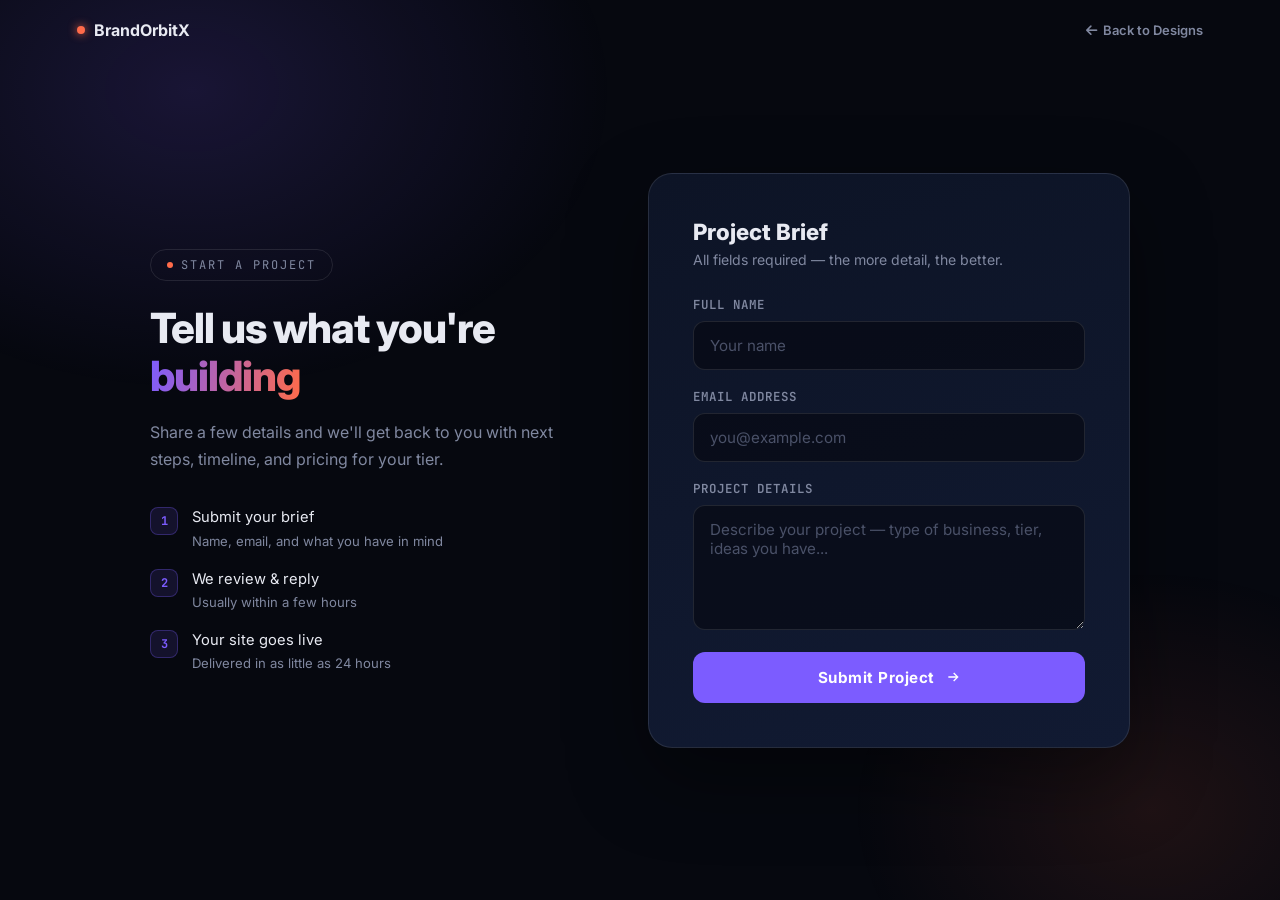
<file: project.html>
<!DOCTYPE html>
<html lang="en">
<head>
<meta charset="UTF-8">
<meta name="viewport" content="width=device-width, initial-scale=1.0">
<title>Describe Project | BrandOrbitX</title>
<link href="https://fonts.googleapis.com/css2?family=Inter:wght@400;500;600;700;800&family=JetBrains+Mono:wght@400;600&display=swap" rel="stylesheet">
<link rel="stylesheet" href="https://cdnjs.cloudflare.com/ajax/libs/font-awesome/6.4.0/css/all.min.css">
<style>
  :root{
    --void:#06080f;
    --panel:#0d1426;
    --panel-2:#111a32;
    --primary:#7c5cff;
    --primary-soft:rgba(124,92,255,.12);
    --accent:#ff6b4a;
    --text:#e8eaf2;
    --muted:#8088a0;
    --line:rgba(255,255,255,.1);
  }
  *{ margin:0; padding:0; box-sizing:border-box; font-family:'Inter',-apple-system,sans-serif; }
  body{
    background:var(--void);
    color:var(--text);
    min-height:100vh;
    display:flex; flex-direction:column;
    -webkit-font-smoothing:antialiased;
    position:relative;
    overflow-x:hidden;
  }
  .mono{ font-family:'JetBrains Mono',monospace; }
  a:focus-visible, button:focus-visible, input:focus-visible, textarea:focus-visible{
    outline:2px solid var(--primary); outline-offset:2px;
  }

  .ambient{
    position:fixed; inset:0; z-index:0; pointer-events:none;
    background:
      radial-gradient(ellipse 700px 500px at 15% 10%, rgba(124,92,255,.16), transparent 60%),
      radial-gradient(ellipse 500px 400px at 90% 90%, rgba(255,107,74,.1), transparent 60%);
  }

  nav{
    position:relative; z-index:2;
    display:flex; align-items:center; justify-content:space-between;
    padding:20px 6%;
  }
  .logo{ display:flex; align-items:center; gap:9px; font-weight:700; text-decoration:none; color:var(--text); }
  .logo .dot{ width:8px;height:8px;border-radius:50%;background:var(--accent); box-shadow:0 0 10px var(--accent); }
  nav a.back{ color:var(--muted); text-decoration:none; font-size:13px; font-weight:600; display:flex; align-items:center; gap:6px; transition:.3s; }
  nav a.back:hover{ color:var(--text); }

  main{
    flex:1;
    display:flex; align-items:center; justify-content:center;
    padding:40px 20px 80px;
    position:relative; z-index:1;
  }

  .layout{
    display:grid;
    grid-template-columns:1fr 1.1fr;
    gap:60px;
    max-width:980px;
    width:100%;
    align-items:center;
  }

  .intro .eyebrow{
    display:inline-flex; align-items:center; gap:8px;
    font-family:'JetBrains Mono',monospace;
    font-size:12px; letter-spacing:2px; text-transform:uppercase;
    color:var(--muted);
    border:1px solid var(--line);
    padding:7px 16px; border-radius:50px;
    margin-bottom:24px;
  }
  .intro .eyebrow .dot{ width:6px;height:6px;border-radius:50%;background:var(--accent); }
  .intro h1{
    font-size:clamp(1.8rem,4vw,2.6rem);
    font-weight:800; letter-spacing:-1px; line-height:1.15;
    margin-bottom:18px;
  }
  .intro h1 span{
    background:linear-gradient(100deg, var(--primary), var(--accent));
    -webkit-background-clip:text; -webkit-text-fill-color:transparent; background-clip:text;
  }
  .intro p{ color:var(--muted); line-height:1.7; margin-bottom:32px; max-width:420px; }

  .steps{ display:flex; flex-direction:column; gap:18px; }
  .step{ display:flex; gap:14px; align-items:flex-start; }
  .step .n{
    width:28px; height:28px; border-radius:8px;
    background:var(--primary-soft); border:1px solid rgba(124,92,255,.3);
    color:var(--primary); font-family:'JetBrains Mono',monospace; font-size:12px; font-weight:700;
    display:flex; align-items:center; justify-content:center; flex-shrink:0;
  }
  .step p{ margin:0; color:var(--text); font-size:.92rem; }
  .step span{ display:block; color:var(--muted); font-size:.82rem; margin-top:2px; }

  .box{
    position:relative;
    background:linear-gradient(165deg, var(--panel), var(--panel-2));
    padding:44px;
    border-radius:24px;
    border:1px solid var(--line);
    box-shadow:0 30px 80px rgba(0,0,0,.4);
  }
  .box h2{ font-size:1.4rem; font-weight:800; margin-bottom:6px; }
  .box .sub{ color:var(--muted); font-size:.88rem; margin-bottom:28px; }

  .field{ margin-bottom:18px; }
  .field label{
    display:block; font-size:.78rem; font-weight:600; color:var(--muted);
    text-transform:uppercase; letter-spacing:1px; margin-bottom:8px;
    font-family:'JetBrains Mono',monospace;
  }
  input, textarea{
    width:100%; padding:14px 16px;
    background:rgba(6,8,15,.6);
    border:1px solid var(--line);
    color:var(--text);
    border-radius:12px;
    outline:none;
    font-size:.95rem;
    transition:.3s;
    resize:vertical;
  }
  input::placeholder, textarea::placeholder{ color:#4a5168; }
  input:focus, textarea:focus{ border-color:var(--primary); box-shadow:0 0 0 4px rgba(124,92,255,.12); }

  button[type="submit"]{
    width:100%; padding:16px;
    background:var(--primary);
    border:none; border-radius:12px;
    font-weight:700; font-size:.95rem;
    letter-spacing:.5px;
    cursor:pointer; color:#fff;
    transition:.35s cubic-bezier(.16,1,.3,1);
    margin-top:8px;
    display:flex; align-items:center; justify-content:center; gap:10px;
  }
  button[type="submit"]:hover:not(:disabled){
    transform:translateY(-2px);
    box-shadow:0 12px 28px rgba(124,92,255,.4);
  }
  button[type="submit"]:disabled{ opacity:.7; cursor:wait; }

  .thank-you-msg{ display:none; text-align:center; padding:30px 0; }
  .thank-you-msg .icon{
    width:64px; height:64px; border-radius:50%;
    background:var(--primary-soft); border:1px solid rgba(124,92,255,.35);
    display:flex; align-items:center; justify-content:center;
    margin:0 auto 22px;
    color:var(--primary); font-size:1.6rem;
  }
  .thank-you-msg h3{ font-size:1.5rem; font-weight:800; margin-bottom:12px; }
  .thank-you-msg p{ color:var(--muted); font-size:.95rem; line-height:1.6; max-width:320px; margin:0 auto; }

  @media (max-width:840px){
    .layout{ grid-template-columns:1fr; gap:40px; }
    .intro{ text-align:center; }
    .intro p{ margin-inline:auto; }
    .step{ text-align:left; }
    .box{ padding:32px 26px; }
  }
</style>
</head>
<body>

<div class="ambient"></div>

<nav>
  <a href="home.html" class="logo"><span class="dot"></span>BrandOrbitX</a>
  <a href="dashboard.html" class="back"><i class="fas fa-arrow-left"></i> Back to Designs</a>
</nav>

<main>
  <div class="layout">

    <div class="intro">
      <span class="eyebrow"><span class="dot"></span>Start a project</span>
      <h1>Tell us what you're <span>building</span></h1>
      <p>Share a few details and we'll get back to you with next steps, timeline, and pricing for your tier.</p>

      <div class="steps">
        <div class="step">
          <span class="n mono">1</span>
          <div><p>Submit your brief</p><span>Name, email, and what you have in mind</span></div>
        </div>
        <div class="step">
          <span class="n mono">2</span>
          <div><p>We review & reply</p><span>Usually within a few hours</span></div>
        </div>
        <div class="step">
          <span class="n mono">3</span>
          <div><p>Your site goes live</p><span>Delivered in as little as 24 hours</span></div>
        </div>
      </div>
    </div>

    <div class="box">
      <div id="form-container">
        <h2>Project Brief</h2>
        <p class="sub">All fields required — the more detail, the better.</p>
        <form id="project-form" action="https://formspree.io/f/xlgkqvdv" method="POST">
          <div class="field">
            <label for="name">Full name</label>
            <input id="name" type="text" name="name" placeholder="Your name" required>
          </div>
          <div class="field">
            <label for="email">Email address</label>
            <input id="email" type="email" name="email" placeholder="you@example.com" required>
          </div>
          <div class="field">
            <label for="message">Project details</label>
            <textarea id="message" name="message" rows="5" placeholder="Describe your project — type of business, tier, ideas you have..." required></textarea>
          </div>
          <button type="submit" id="submit-btn">
            <span id="submit-label">Submit Project</span>
            <svg width="16" height="16" viewBox="0 0 24 24" fill="none" stroke="currentColor" stroke-width="2"><path d="M5 12h14M13 6l6 6-6 6"/></svg>
          </button>
        </form>
      </div>

      <div id="thank-you-container" class="thank-you-msg">
        <div class="icon"><i class="fas fa-check"></i></div>
        <h3>Thank you!</h3>
        <p>Your project brief has been submitted. We'll get back to you shortly.</p>
      </div>
    </div>

  </div>
</main>

<script>
  const form = document.getElementById('project-form');
  const formContainer = document.getElementById('form-container');
  const thankYouContainer = document.getElementById('thank-you-container');
  const submitBtn = document.getElementById('submit-btn');
  const submitLabel = document.getElementById('submit-label');

  form.addEventListener('submit', async function(e) {
    e.preventDefault();

    submitLabel.innerText = "Sending...";
    submitBtn.disabled = true;

    const formData = new FormData(form);

    try {
      const response = await fetch(form.action, {
        method: 'POST',
        body: formData,
        headers: { 'Accept': 'application/json' }
      });

      if (response.ok) {
        formContainer.style.display = 'none';
        thankYouContainer.style.display = 'block';
      } else {
        alert("Something went wrong. Please try again.");
        submitLabel.innerText = "Submit Project";
        submitBtn.disabled = false;
      }
    } catch (error) {
      alert("Network error. Please check your connection and try again.");
      submitLabel.innerText = "Submit Project";
      submitBtn.disabled = false;
    }
  });
</script>

</body>
</html>
</file>
